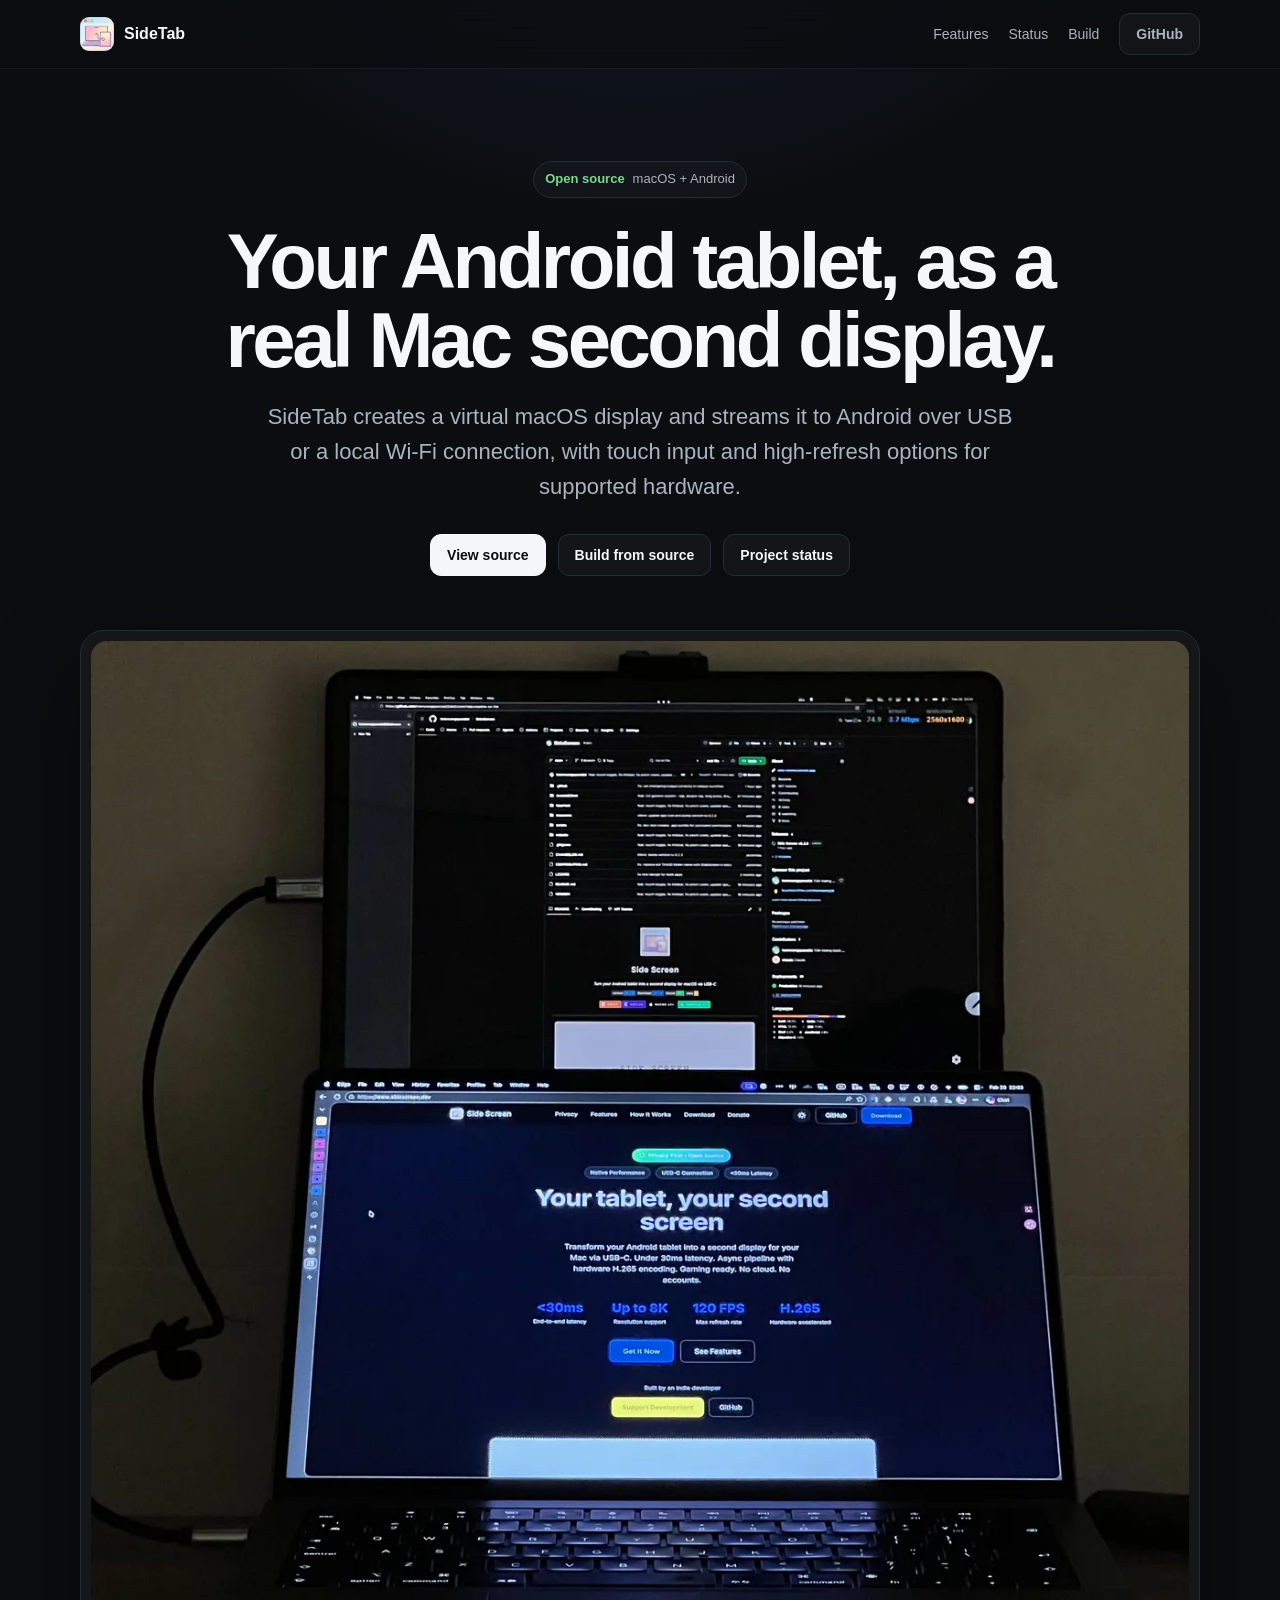
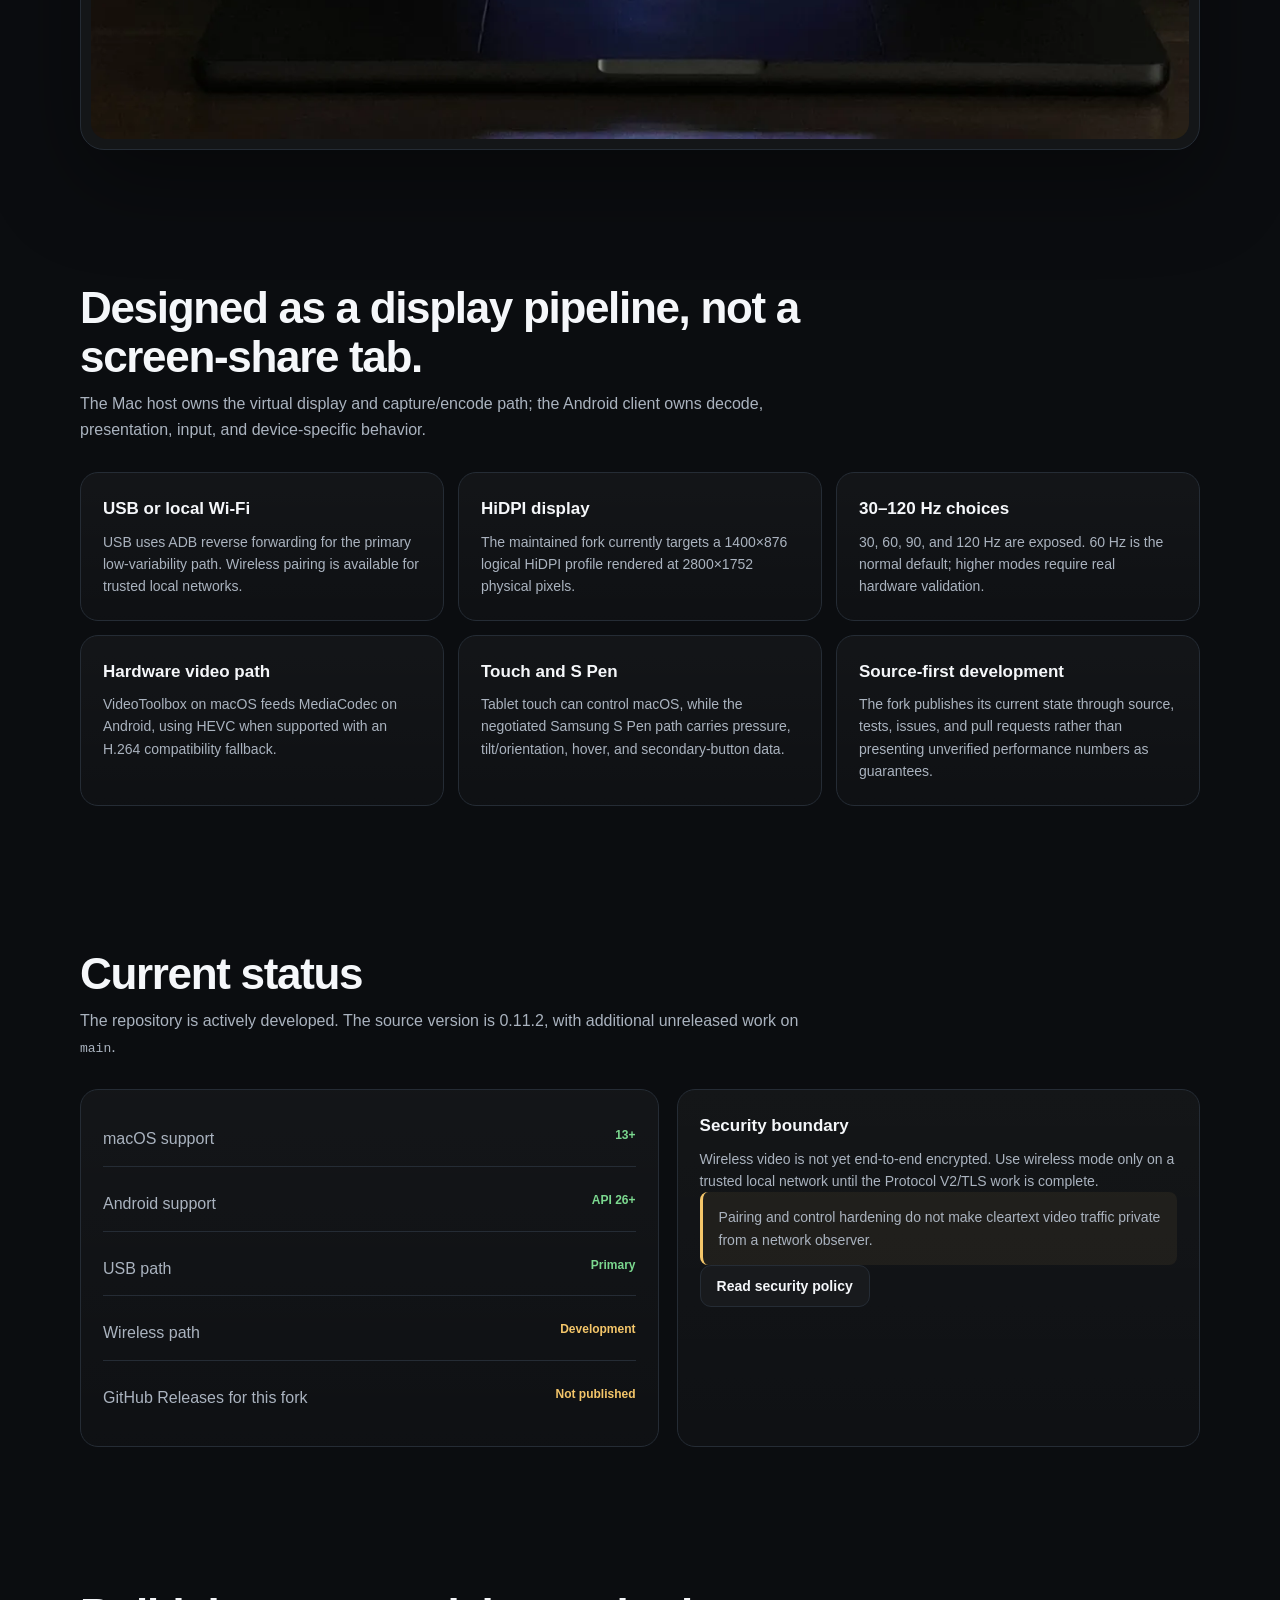
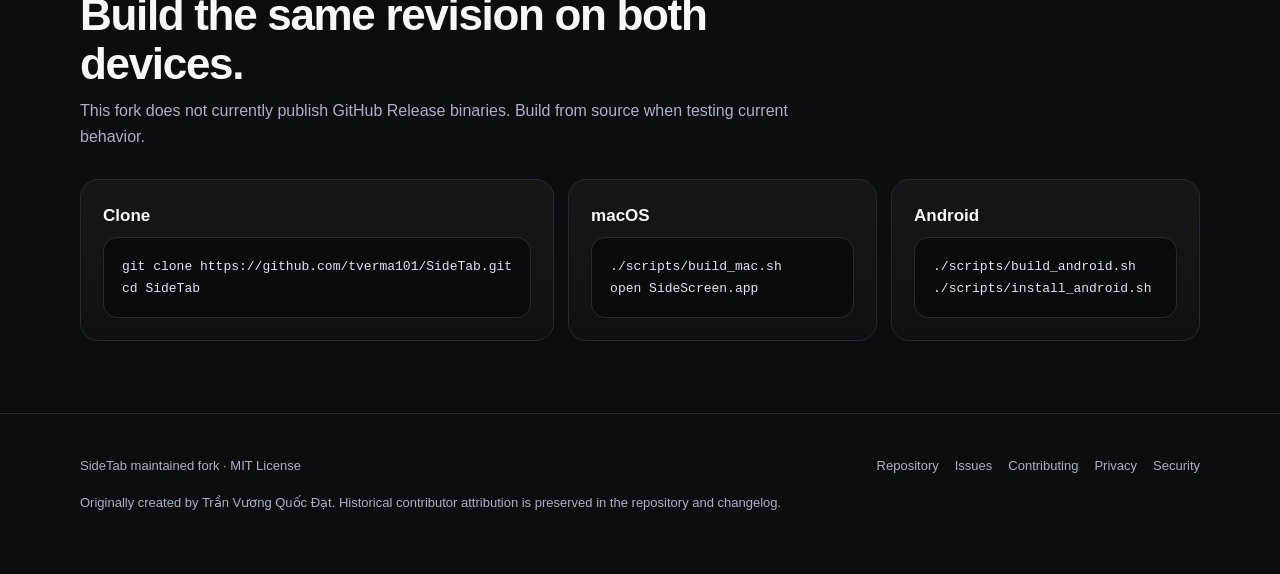
<file: website/index.html>
<!doctype html>
<html lang="en">
<head>
  <meta charset="utf-8" />
  <meta name="viewport" content="width=device-width, initial-scale=1" />
  <title>SideTab — Android tablet as a macOS second display</title>
  <meta name="description" content="SideTab turns an Android tablet into a second display for macOS over USB or Wi-Fi. Open-source macOS host and Android client." />
  <meta name="theme-color" content="#0b0d10" />
  <link rel="icon" href="./assets/favicon.png" />
  <style>
    :root {
      color-scheme: dark;
      --bg: #0b0d10;
      --surface: #12161b;
      --surface-2: #171c22;
      --text: #f5f7fa;
      --muted: #aab3bf;
      --line: #252c35;
      --accent: #5ea4ff;
      --accent-2: #8bc0ff;
      --good: #7bd88f;
      --warn: #f4c66a;
      --radius: 18px;
      --max: 1120px;
    }

    * { box-sizing: border-box; }
    html { scroll-behavior: smooth; }
    body {
      margin: 0;
      font-family: -apple-system, BlinkMacSystemFont, "Segoe UI", sans-serif;
      background: radial-gradient(circle at 50% -10%, #162238 0, var(--bg) 38rem);
      color: var(--text);
      line-height: 1.6;
    }
    a { color: inherit; }
    .wrap { width: min(calc(100% - 40px), var(--max)); margin: 0 auto; }
    header {
      position: sticky;
      top: 0;
      z-index: 20;
      backdrop-filter: blur(18px);
      background: rgba(11, 13, 16, .78);
      border-bottom: 1px solid rgba(255,255,255,.06);
    }
    .nav {
      min-height: 68px;
      display: flex;
      align-items: center;
      justify-content: space-between;
      gap: 20px;
    }
    .brand { display: inline-flex; align-items: center; gap: 10px; font-weight: 700; text-decoration: none; }
    .brand img { width: 34px; height: 34px; border-radius: 9px; }
    .nav-links { display: flex; gap: 20px; align-items: center; }
    .nav-links a { text-decoration: none; color: var(--muted); font-size: 14px; }
    .nav-links a:hover { color: var(--text); }
    .button {
      display: inline-flex;
      align-items: center;
      justify-content: center;
      gap: 8px;
      min-height: 42px;
      padding: 0 16px;
      border: 1px solid var(--line);
      border-radius: 11px;
      text-decoration: none;
      font-weight: 650;
      font-size: 14px;
      background: rgba(255,255,255,.03);
    }
    .button.primary { background: var(--text); color: #0a0c0f; border-color: var(--text); }
    .button:hover { transform: translateY(-1px); }
    .hero { padding: 92px 0 62px; text-align: center; }
    .eyebrow {
      display: inline-flex;
      gap: 8px;
      align-items: center;
      padding: 7px 11px;
      border-radius: 999px;
      border: 1px solid var(--line);
      color: var(--muted);
      font-size: 13px;
      background: rgba(255,255,255,.025);
    }
    .eyebrow strong { color: var(--good); }
    h1 { font-size: clamp(42px, 7vw, 78px); line-height: 1.02; letter-spacing: -.045em; margin: 24px auto 18px; max-width: 900px; }
    .lead { max-width: 760px; margin: 0 auto; color: var(--muted); font-size: clamp(18px, 2.2vw, 22px); }
    .hero-actions { display: flex; flex-wrap: wrap; justify-content: center; gap: 12px; margin-top: 30px; }
    .hero-shot {
      margin-top: 54px;
      padding: 10px;
      border: 1px solid var(--line);
      border-radius: 24px;
      background: rgba(255,255,255,.035);
      box-shadow: 0 30px 90px rgba(0,0,0,.38);
    }
    .hero-shot img { display: block; width: 100%; border-radius: 16px; }
    section { padding: 72px 0; }
    .section-head { max-width: 720px; margin-bottom: 30px; }
    .section-head h2 { font-size: clamp(30px, 4vw, 44px); line-height: 1.1; letter-spacing: -.03em; margin: 0 0 10px; }
    .section-head p { margin: 0; color: var(--muted); }
    .grid { display: grid; grid-template-columns: repeat(3, 1fr); gap: 14px; }
    .card {
      background: linear-gradient(180deg, rgba(255,255,255,.035), rgba(255,255,255,.015));
      border: 1px solid var(--line);
      border-radius: var(--radius);
      padding: 22px;
    }
    .card h3 { margin: 0 0 8px; font-size: 17px; }
    .card p { margin: 0; color: var(--muted); font-size: 14px; }
    .status { display: grid; grid-template-columns: 1.05fr .95fr; gap: 18px; }
    .status-list { display: grid; gap: 10px; }
    .status-row { display: flex; justify-content: space-between; gap: 20px; padding: 14px 0; border-bottom: 1px solid var(--line); }
    .status-row:last-child { border-bottom: 0; }
    .status-row span:first-child { color: var(--muted); }
    .tag { font-size: 12px; font-weight: 700; color: var(--good); }
    .tag.warn { color: var(--warn); }
    pre {
      margin: 0;
      padding: 18px;
      overflow: auto;
      border-radius: 14px;
      border: 1px solid var(--line);
      background: #090b0e;
      color: #dfe7f2;
      font: 13px/1.65 ui-monospace, SFMono-Regular, Menlo, monospace;
    }
    .notice { border-left: 3px solid var(--warn); padding: 14px 16px; background: rgba(244,198,106,.06); color: var(--muted); border-radius: 8px; }
    footer { padding: 42px 0 60px; border-top: 1px solid var(--line); color: var(--muted); font-size: 13px; }
    .footer-row { display: flex; justify-content: space-between; gap: 20px; flex-wrap: wrap; }
    .footer-links { display: flex; gap: 16px; flex-wrap: wrap; }
    .footer-links a { color: var(--muted); text-decoration: none; }
    .footer-links a:hover { color: var(--text); }
    @media (max-width: 820px) {
      .grid { grid-template-columns: 1fr; }
      .status { grid-template-columns: 1fr; }
      .nav-links a:not(.button) { display: none; }
      .hero { padding-top: 66px; }
    }
  </style>
</head>
<body>
  <header>
    <div class="wrap nav">
      <a class="brand" href="#top">
        <img src="./assets/main_logo.webp" alt="" />
        <span>SideTab</span>
      </a>
      <nav class="nav-links" aria-label="Primary navigation">
        <a href="#features">Features</a>
        <a href="#status">Status</a>
        <a href="#build">Build</a>
        <a class="button" href="https://github.com/tverma101/SideTab">GitHub</a>
      </nav>
    </div>
  </header>

  <main id="top">
    <section class="hero">
      <div class="wrap">
        <div class="eyebrow"><strong>Open source</strong><span>macOS + Android</span></div>
        <h1>Your Android tablet, as a real Mac second display.</h1>
        <p class="lead">SideTab creates a virtual macOS display and streams it to Android over USB or a local Wi‑Fi connection, with touch input and high-refresh options for supported hardware.</p>
        <div class="hero-actions">
          <a class="button primary" href="https://github.com/tverma101/SideTab">View source</a>
          <a class="button" href="#build">Build from source</a>
          <a class="button" href="https://github.com/tverma101/SideTab/blob/main/docs/PROJECT_STATUS.md">Project status</a>
        </div>
        <div class="hero-shot">
          <img src="./assets/hero-screenshot.webp" alt="SideTab running with a Mac and Android tablet" />
        </div>
      </div>
    </section>

    <section id="features">
      <div class="wrap">
        <div class="section-head">
          <h2>Designed as a display pipeline, not a screen-share tab.</h2>
          <p>The Mac host owns the virtual display and capture/encode path; the Android client owns decode, presentation, input, and device-specific behavior.</p>
        </div>
        <div class="grid">
          <article class="card">
            <h3>USB or local Wi‑Fi</h3>
            <p>USB uses ADB reverse forwarding for the primary low-variability path. Wireless pairing is available for trusted local networks.</p>
          </article>
          <article class="card">
            <h3>HiDPI display</h3>
            <p>The maintained fork currently targets a 1400×876 logical HiDPI profile rendered at 2800×1752 physical pixels.</p>
          </article>
          <article class="card">
            <h3>30–120 Hz choices</h3>
            <p>30, 60, 90, and 120 Hz are exposed. 60 Hz is the normal default; higher modes require real hardware validation.</p>
          </article>
          <article class="card">
            <h3>Hardware video path</h3>
            <p>VideoToolbox on macOS feeds MediaCodec on Android, using HEVC when supported with an H.264 compatibility fallback.</p>
          </article>
          <article class="card">
            <h3>Touch and S Pen</h3>
            <p>Tablet touch can control macOS, while the negotiated Samsung S Pen path carries pressure, tilt/orientation, hover, and secondary-button data.</p>
          </article>
          <article class="card">
            <h3>Source-first development</h3>
            <p>The fork publishes its current state through source, tests, issues, and pull requests rather than presenting unverified performance numbers as guarantees.</p>
          </article>
        </div>
      </div>
    </section>

    <section id="status">
      <div class="wrap">
        <div class="section-head">
          <h2>Current status</h2>
          <p>The repository is actively developed. The source version is 0.11.2, with additional unreleased work on <code>main</code>.</p>
        </div>
        <div class="status">
          <div class="card status-list">
            <div class="status-row"><span>macOS support</span><span class="tag">13+</span></div>
            <div class="status-row"><span>Android support</span><span class="tag">API 26+</span></div>
            <div class="status-row"><span>USB path</span><span class="tag">Primary</span></div>
            <div class="status-row"><span>Wireless path</span><span class="tag warn">Development</span></div>
            <div class="status-row"><span>GitHub Releases for this fork</span><span class="tag warn">Not published</span></div>
          </div>
          <div class="card">
            <h3>Security boundary</h3>
            <p>Wireless video is not yet end-to-end encrypted. Use wireless mode only on a trusted local network until the Protocol V2/TLS work is complete.</p>
            <p class="notice">Pairing and control hardening do not make cleartext video traffic private from a network observer.</p>
            <a class="button" href="https://github.com/tverma101/SideTab/blob/main/SECURITY.md">Read security policy</a>
          </div>
        </div>
      </div>
    </section>

    <section id="build">
      <div class="wrap">
        <div class="section-head">
          <h2>Build the same revision on both devices.</h2>
          <p>This fork does not currently publish GitHub Release binaries. Build from source when testing current behavior.</p>
        </div>
        <div class="grid">
          <article class="card">
            <h3>Clone</h3>
            <pre>git clone https://github.com/tverma101/SideTab.git
cd SideTab</pre>
          </article>
          <article class="card">
            <h3>macOS</h3>
            <pre>./scripts/build_mac.sh
open SideScreen.app</pre>
          </article>
          <article class="card">
            <h3>Android</h3>
            <pre>./scripts/build_android.sh
./scripts/install_android.sh</pre>
          </article>
        </div>
      </div>
    </section>
  </main>

  <footer>
    <div class="wrap footer-row">
      <span>SideTab maintained fork · MIT License</span>
      <div class="footer-links">
        <a href="https://github.com/tverma101/SideTab">Repository</a>
        <a href="https://github.com/tverma101/SideTab/issues">Issues</a>
        <a href="https://github.com/tverma101/SideTab/blob/main/CONTRIBUTING.md">Contributing</a>
        <a href="https://github.com/tverma101/SideTab/blob/main/PRIVACY.md">Privacy</a>
        <a href="https://github.com/tverma101/SideTab/blob/main/SECURITY.md">Security</a>
      </div>
    </div>
    <div class="wrap" style="margin-top:16px">Originally created by Trần Vương Quốc Đạt. Historical contributor attribution is preserved in the repository and changelog.</div>
  </footer>
</body>
</html>
</file>
